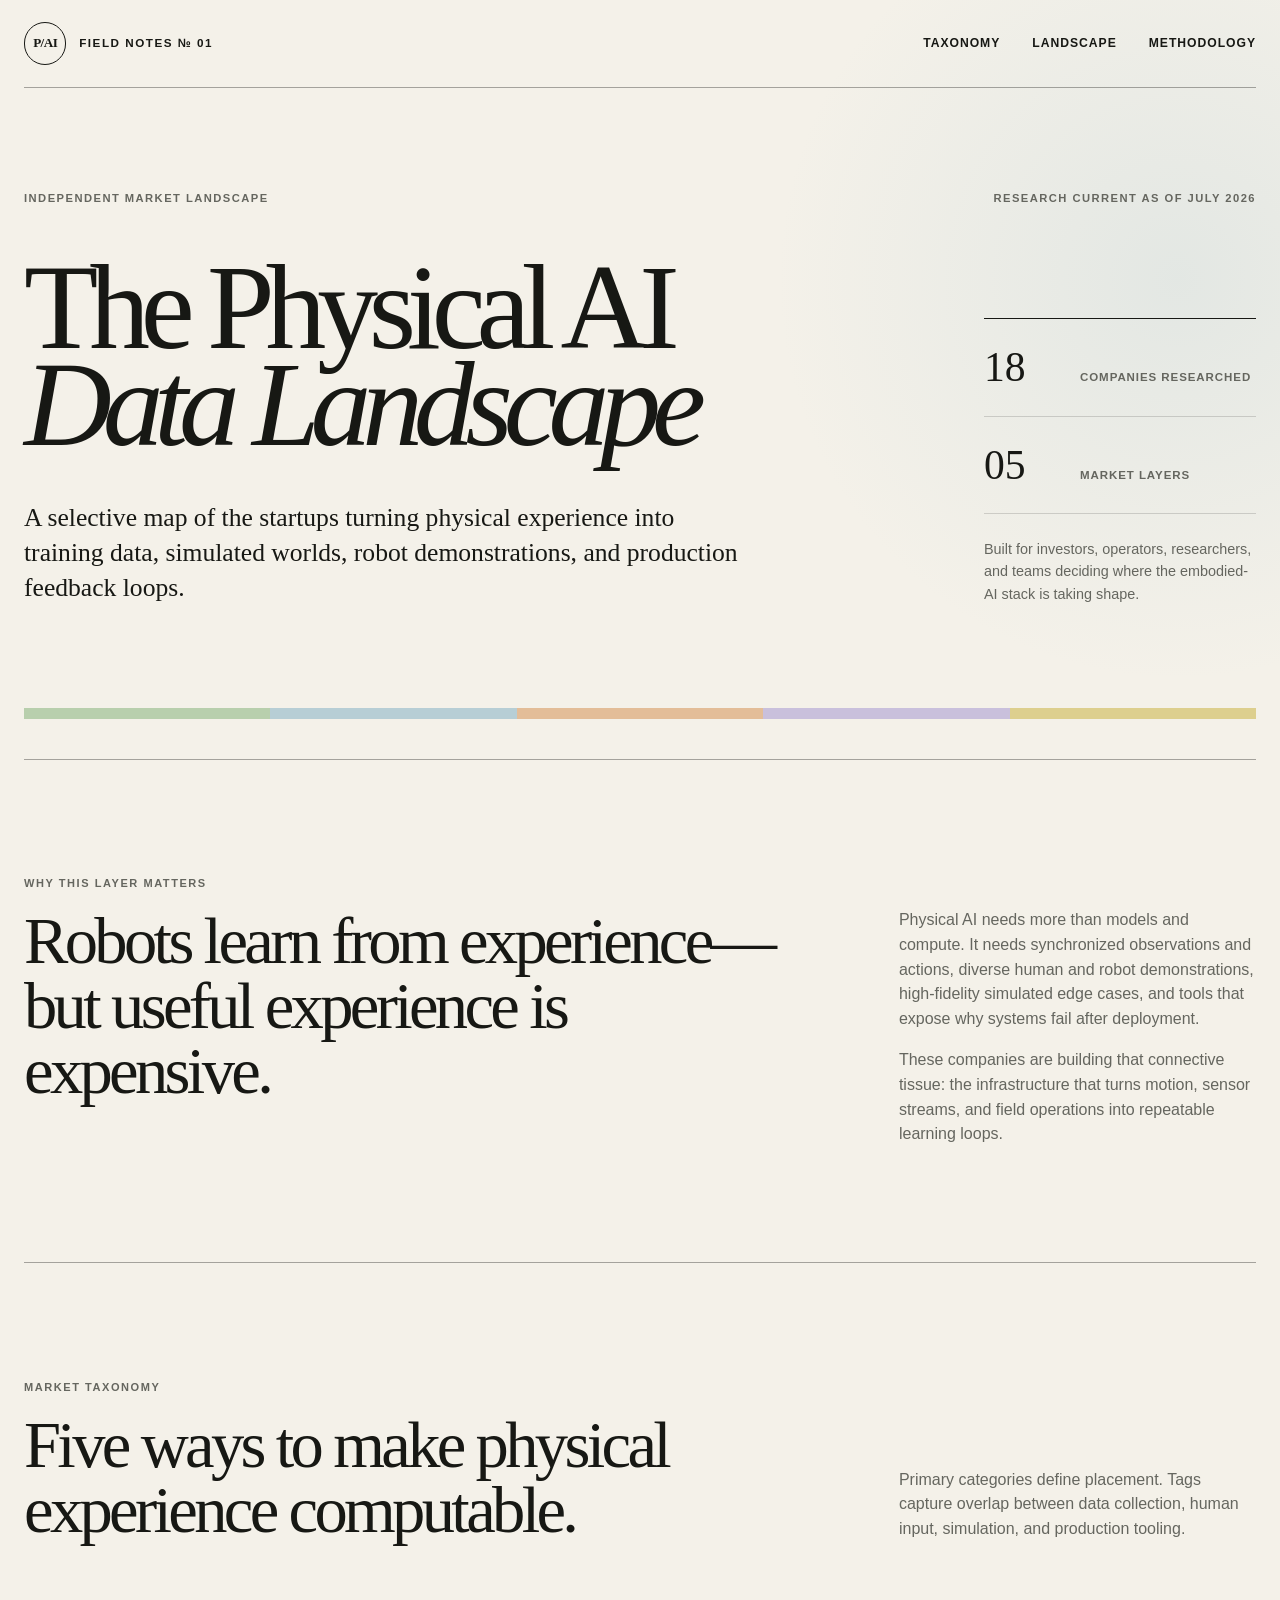
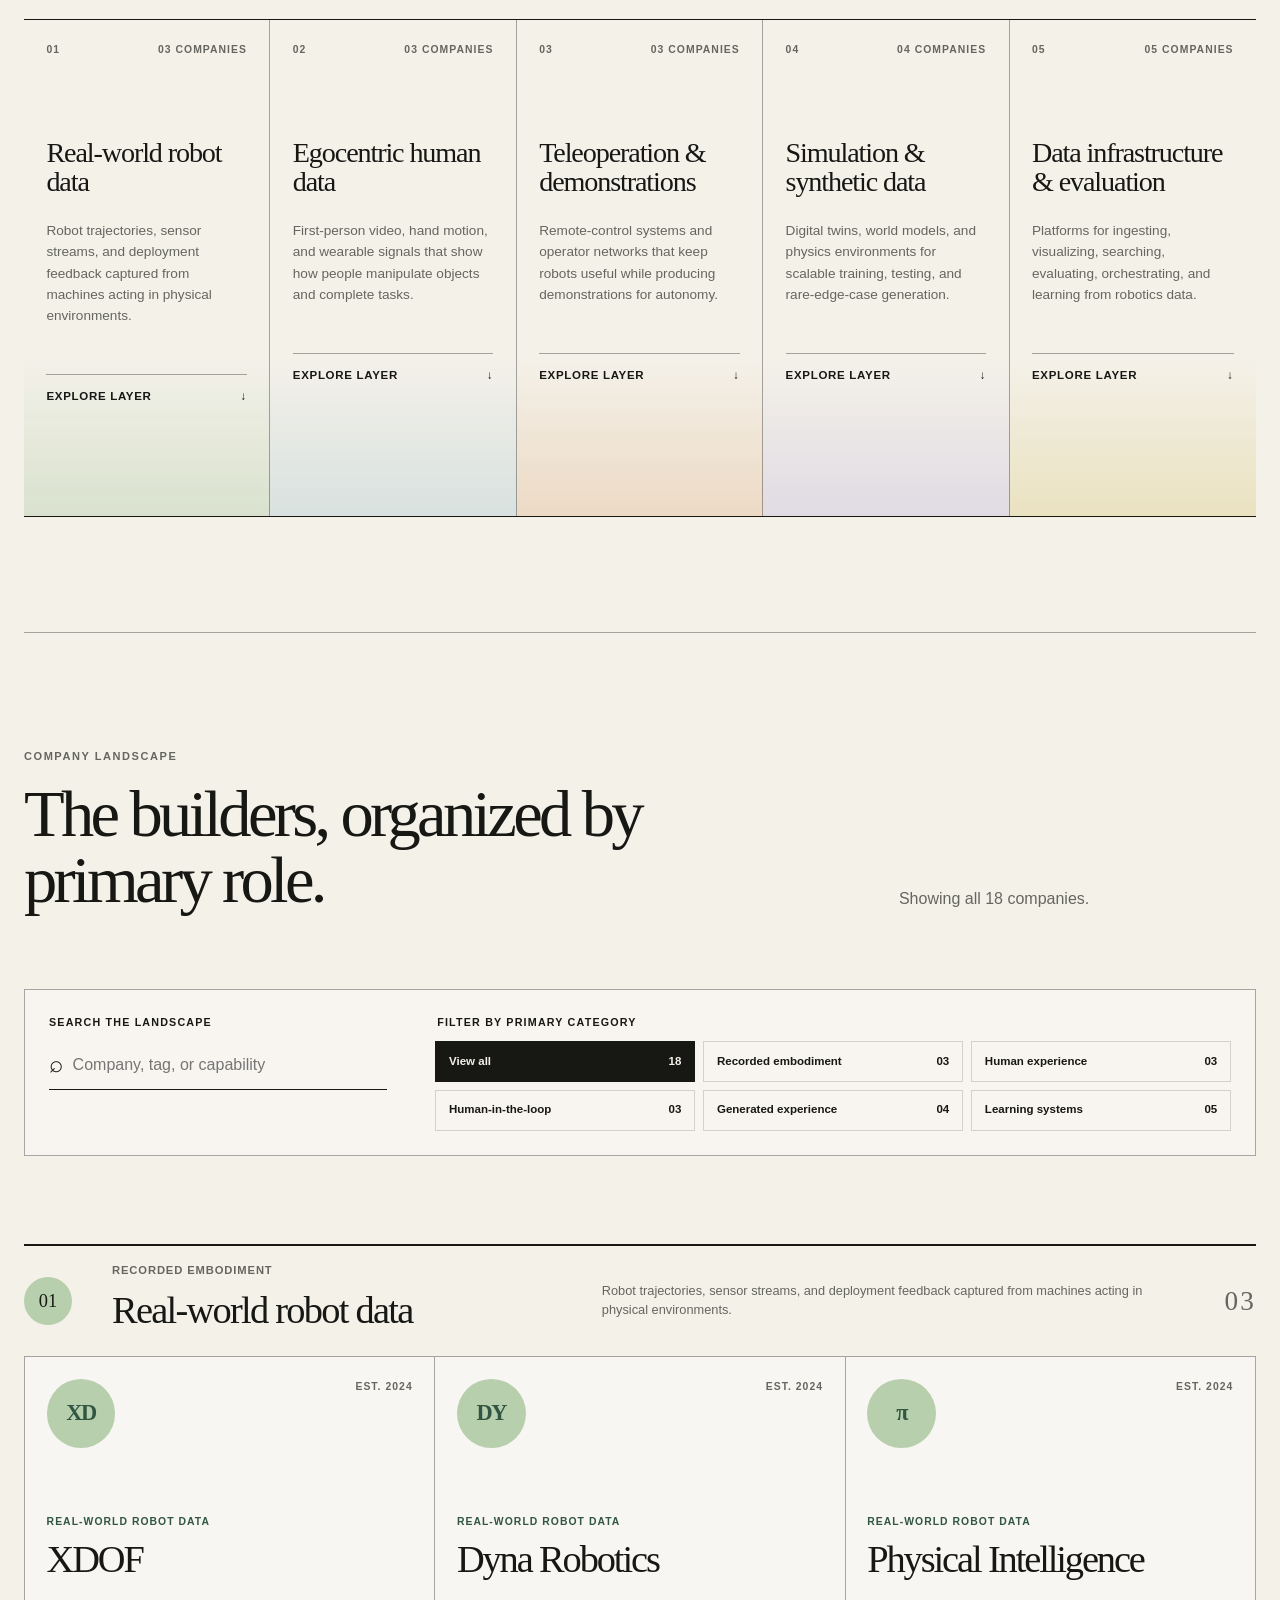
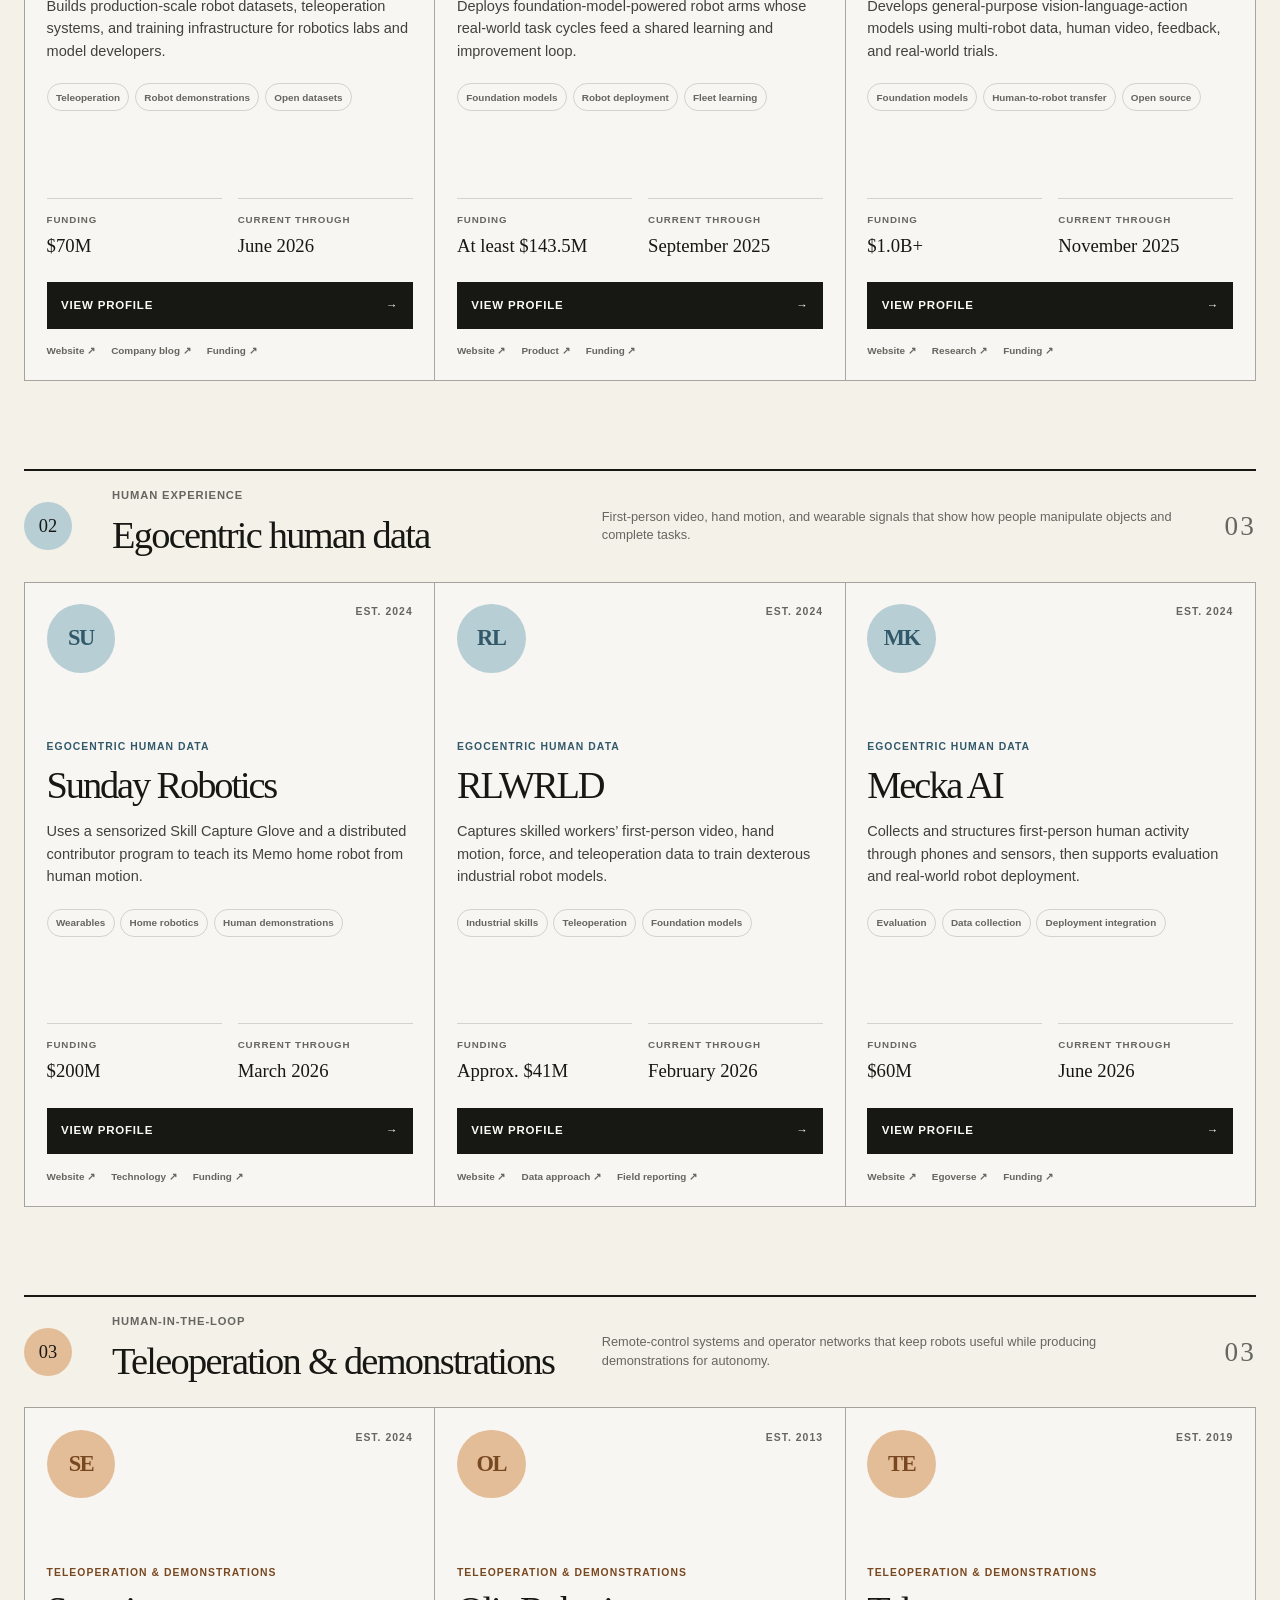
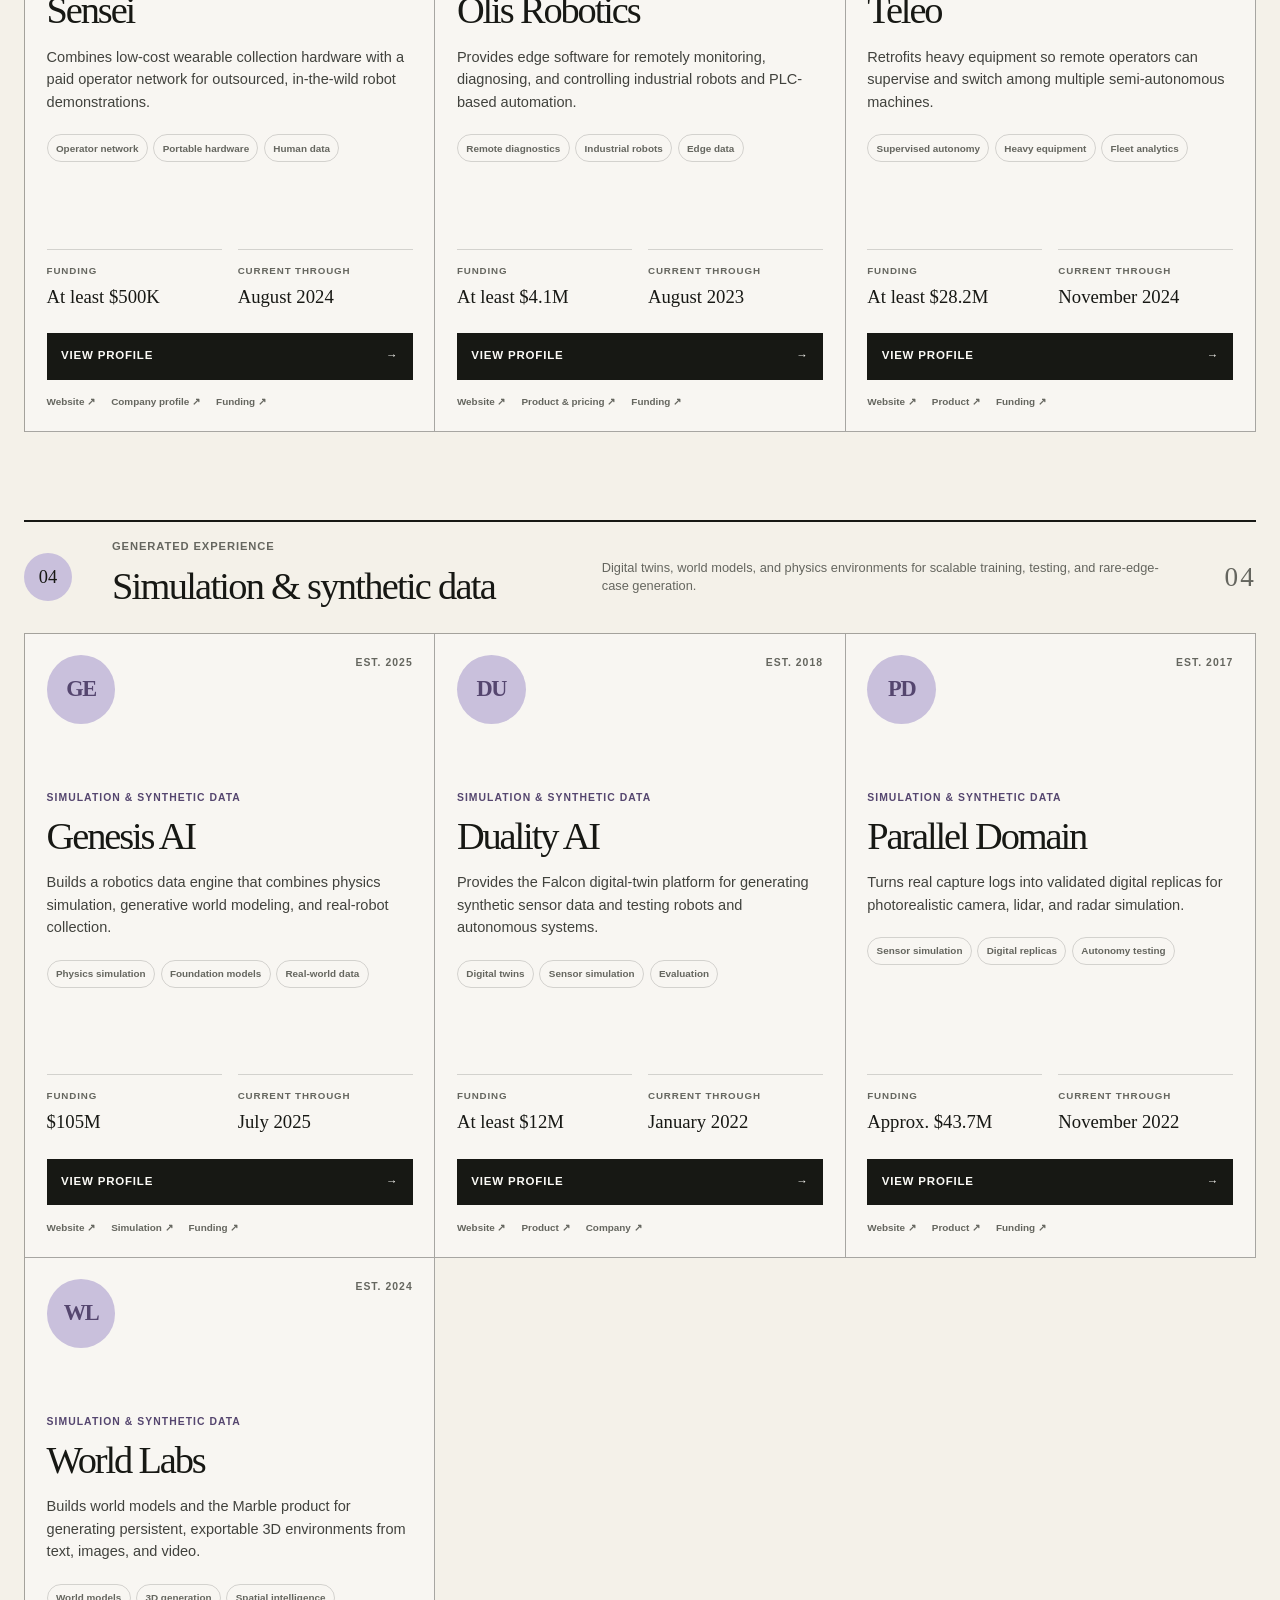
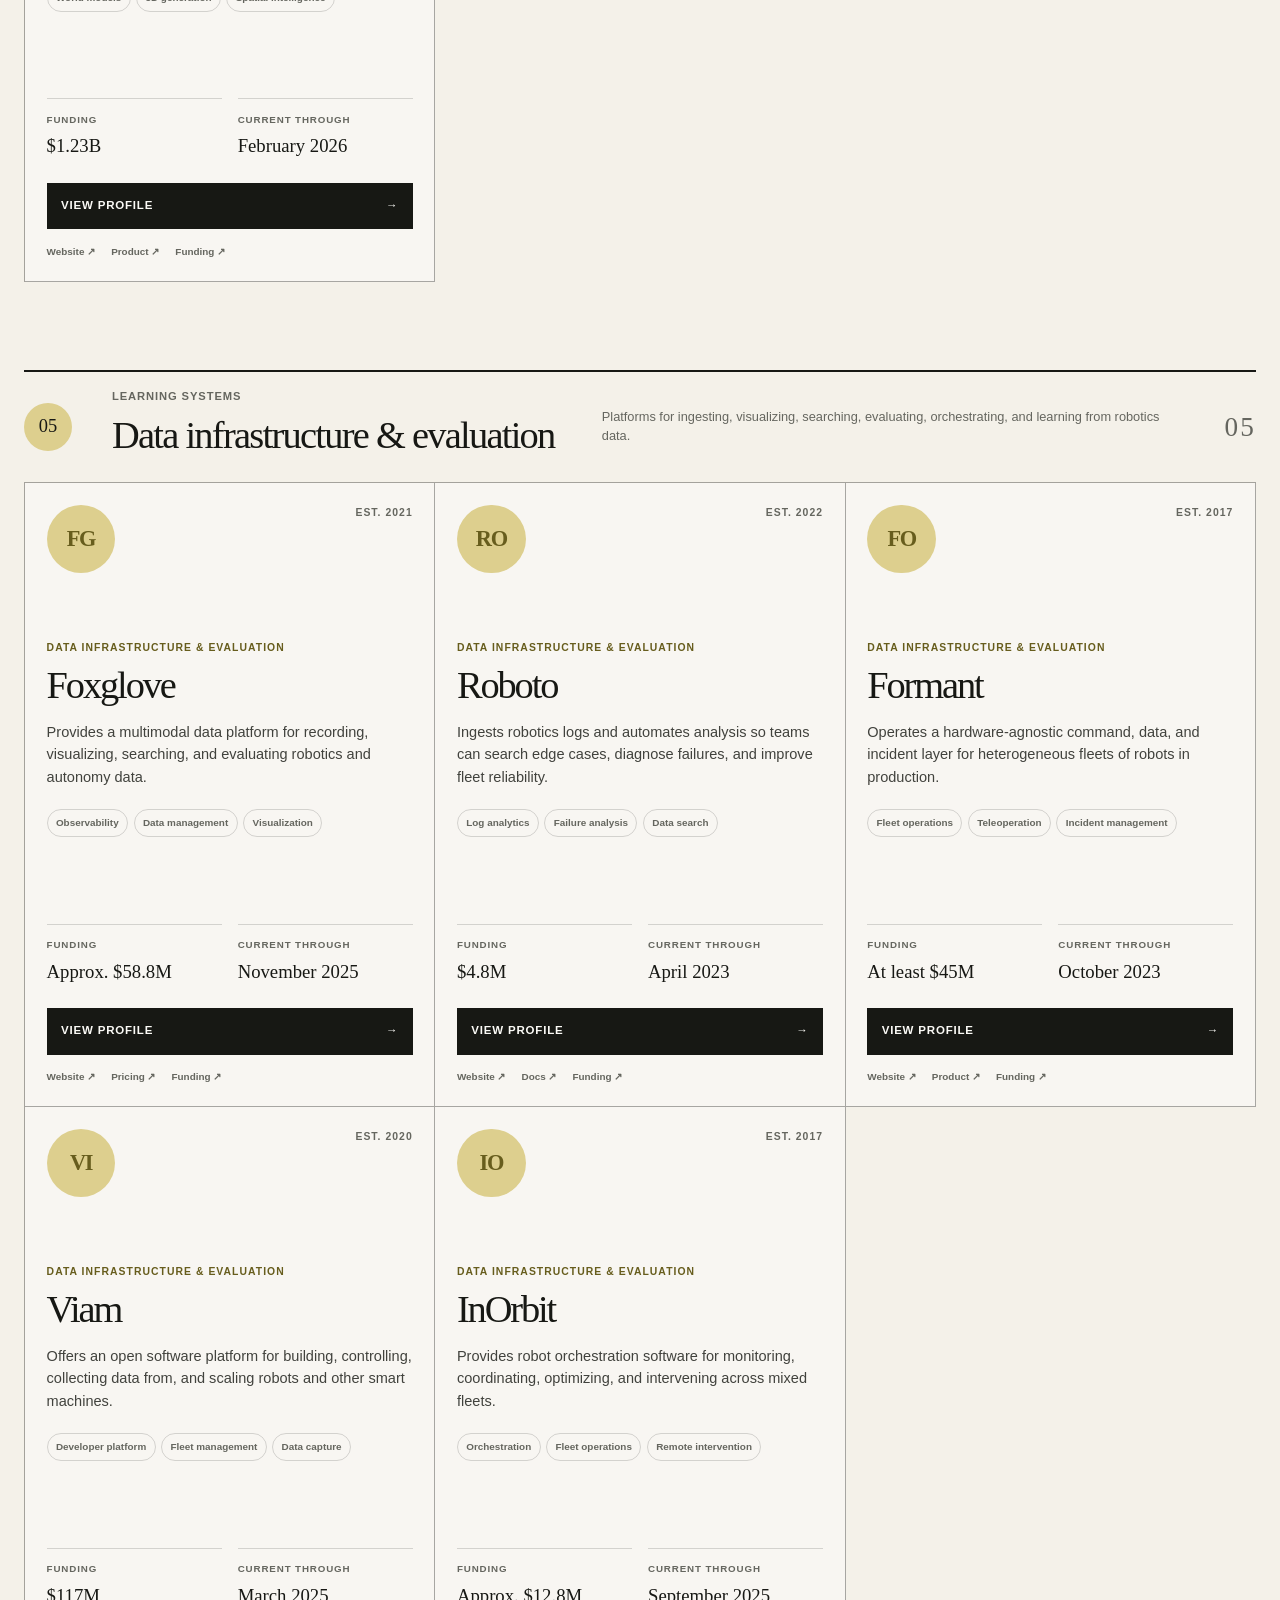
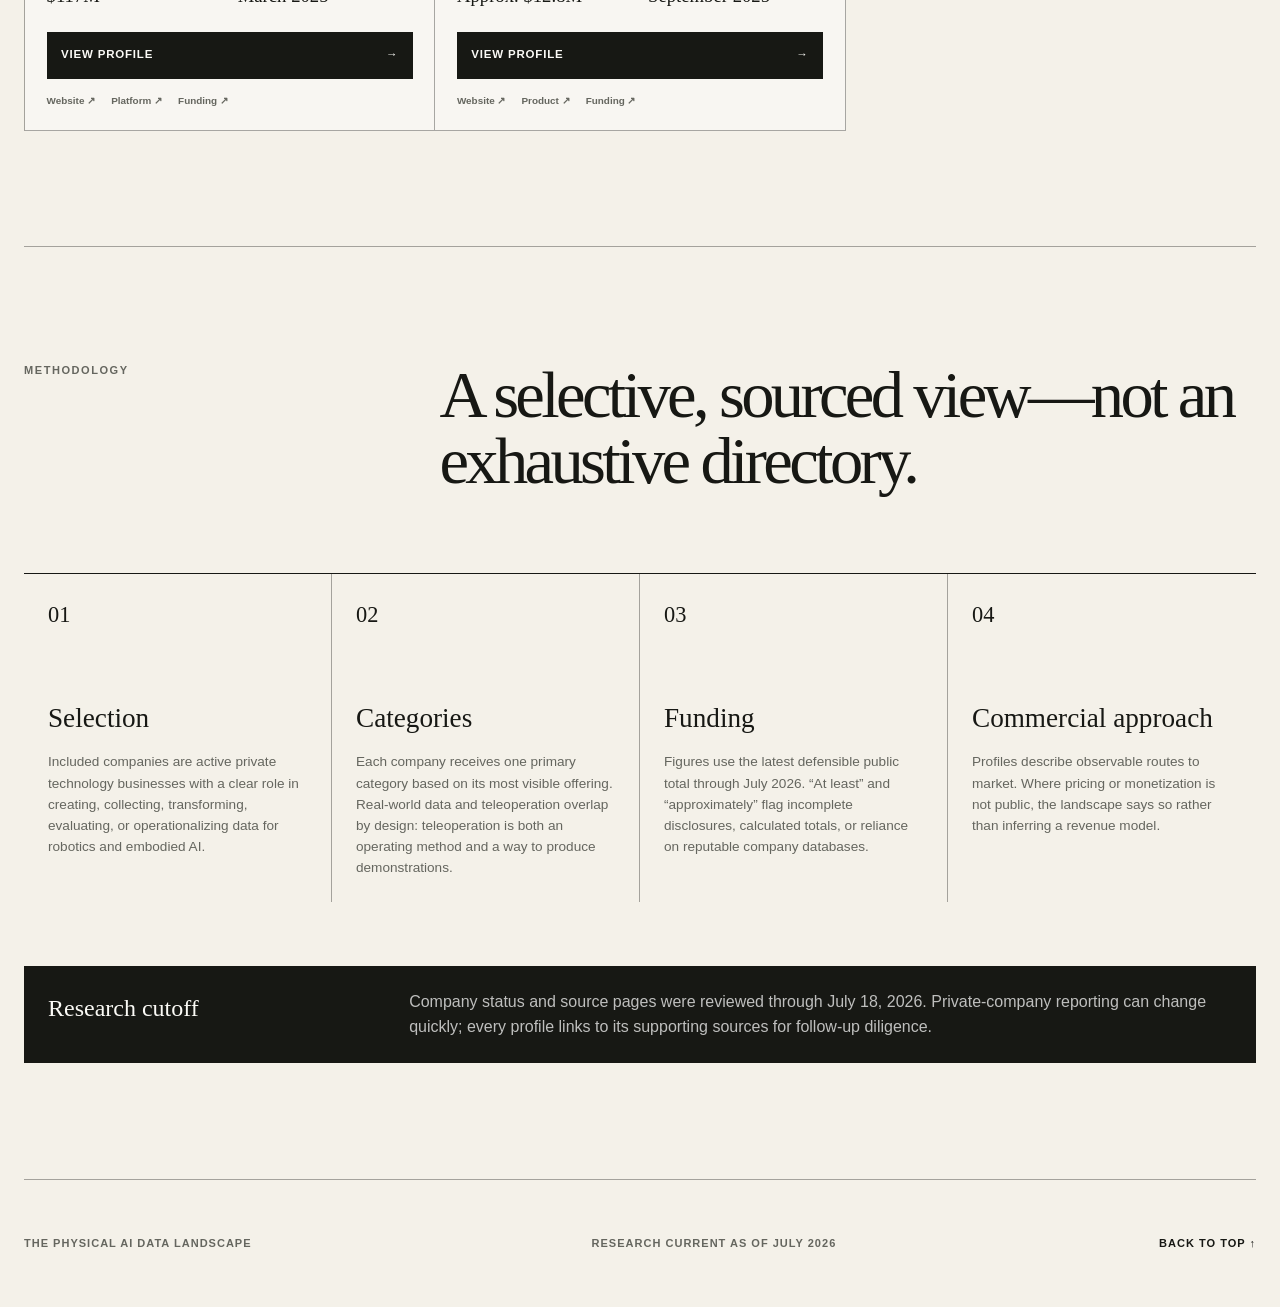
<file: index.html>
<!doctype html>
<html lang="en">
  <head>
    <meta charset="utf-8" />
    <meta name="viewport" content="width=device-width, initial-scale=1" />
    <meta
      name="description"
      content="A sourced landscape of startups building the data, simulation, teleoperation, and evaluation layers for Physical AI."
    />
    <title>The Physical AI Data Landscape</title>
    <link rel="stylesheet" href="styles.css" />
    <script src="companies.js" defer></script>
    <script src="script.js" defer></script>
  </head>
  <body>
    <a class="skip-link" href="#landscape">Skip to landscape</a>

    <header class="site-header">
      <a class="wordmark" href="index.html" aria-label="Physical AI Data Landscape home">
        <span class="wordmark-mark" aria-hidden="true">P/AI</span>
        <span>Field notes № 01</span>
      </a>
      <nav aria-label="Primary navigation">
        <a href="#taxonomy">Taxonomy</a>
        <a href="#landscape">Landscape</a>
        <a href="#methodology">Methodology</a>
      </nav>
    </header>

    <main>
      <section class="hero" aria-labelledby="page-title">
        <div class="hero-kicker">
          <span>Independent market landscape</span>
          <span>Research current as of July 2026</span>
        </div>
        <div class="hero-grid">
          <div>
            <h1 id="page-title">The Physical AI<br /><em>Data Landscape</em></h1>
            <p class="hero-deck">
              A selective map of the startups turning physical experience into
              training data, simulated worlds, robot demonstrations, and
              production feedback loops.
            </p>
          </div>
          <aside class="hero-aside" aria-label="Landscape summary">
            <div class="hero-stat">
              <strong id="company-count">18</strong>
              <span>companies researched</span>
            </div>
            <div class="hero-stat">
              <strong>05</strong>
              <span>market layers</span>
            </div>
            <p>
              Built for investors, operators, researchers, and teams deciding
              where the embodied-AI stack is taking shape.
            </p>
          </aside>
        </div>
        <div class="hero-rule" aria-hidden="true">
          <span></span><span></span><span></span><span></span><span></span>
        </div>
      </section>

      <section class="why-section" aria-labelledby="why-title">
        <p class="eyebrow">Why this layer matters</p>
        <div class="section-split">
          <h2 id="why-title">Robots learn from experience—but useful experience is expensive.</h2>
          <div>
            <p>
              Physical AI needs more than models and compute. It needs
              synchronized observations and actions, diverse human and robot
              demonstrations, high-fidelity simulated edge cases, and tools
              that expose why systems fail after deployment.
            </p>
            <p>
              These companies are building that connective tissue: the
              infrastructure that turns motion, sensor streams, and field
              operations into repeatable learning loops.
            </p>
          </div>
        </div>
      </section>

      <section class="taxonomy-section" id="taxonomy" aria-labelledby="taxonomy-title">
        <div class="section-heading">
          <div>
            <p class="eyebrow">Market taxonomy</p>
            <h2 id="taxonomy-title">Five ways to make physical experience computable.</h2>
          </div>
          <p>
            Primary categories define placement. Tags capture overlap between
            data collection, human input, simulation, and production tooling.
          </p>
        </div>
        <div class="taxonomy-grid" id="taxonomy-grid"></div>
      </section>

      <section class="landscape-section" id="landscape" aria-labelledby="landscape-title">
        <div class="section-heading landscape-heading">
          <div>
            <p class="eyebrow">Company landscape</p>
            <h2 id="landscape-title">The builders, organized by primary role.</h2>
          </div>
          <p id="results-summary" aria-live="polite">Showing all 18 companies.</p>
        </div>

        <div class="controls" aria-label="Landscape filters">
          <div class="search-field">
            <label for="company-search">Search the landscape</label>
            <div class="search-input-wrap">
              <span aria-hidden="true">⌕</span>
              <input
                id="company-search"
                type="search"
                placeholder="Company, tag, or capability"
                autocomplete="off"
              />
            </div>
          </div>
          <fieldset class="filter-fieldset">
            <legend>Filter by primary category</legend>
            <div class="filter-list" id="category-filters"></div>
          </fieldset>
        </div>

        <div id="landscape-sections"></div>
        <div class="empty-state" id="empty-state" hidden>
          <p class="eyebrow">No matches</p>
          <h3>Try a broader search or view every category.</h3>
          <button class="button button-secondary" id="clear-filters" type="button">
            Reset filters
          </button>
        </div>
      </section>

      <section class="methodology-section" id="methodology" aria-labelledby="methodology-title">
        <div class="methodology-lead">
          <p class="eyebrow">Methodology</p>
          <h2 id="methodology-title">A selective, sourced view—not an exhaustive directory.</h2>
        </div>
        <div class="methodology-grid">
          <article>
            <span>01</span>
            <h3>Selection</h3>
            <p>
              Included companies are active private technology businesses with
              a clear role in creating, collecting, transforming, evaluating,
              or operationalizing data for robotics and embodied AI.
            </p>
          </article>
          <article>
            <span>02</span>
            <h3>Categories</h3>
            <p>
              Each company receives one primary category based on its most
              visible offering. Real-world data and teleoperation overlap by
              design: teleoperation is both an operating method and a way to
              produce demonstrations.
            </p>
          </article>
          <article>
            <span>03</span>
            <h3>Funding</h3>
            <p>
              Figures use the latest defensible public total through July 2026.
              “At least” and “approximately” flag incomplete disclosures,
              calculated totals, or reliance on reputable company databases.
            </p>
          </article>
          <article>
            <span>04</span>
            <h3>Commercial approach</h3>
            <p>
              Profiles describe observable routes to market. Where pricing or
              monetization is not public, the landscape says so rather than
              inferring a revenue model.
            </p>
          </article>
        </div>
        <div class="methodology-note">
          <strong>Research cutoff</strong>
          <p>
            Company status and source pages were reviewed through July 18,
            2026. Private-company reporting can change quickly; every profile
            links to its supporting sources for follow-up diligence.
          </p>
        </div>
      </section>
    </main>

    <footer class="site-footer">
      <p>The Physical AI Data Landscape</p>
      <p>Research current as of July 2026</p>
      <a href="#page-title">Back to top ↑</a>
    </footer>
  </body>
</html>
</file>
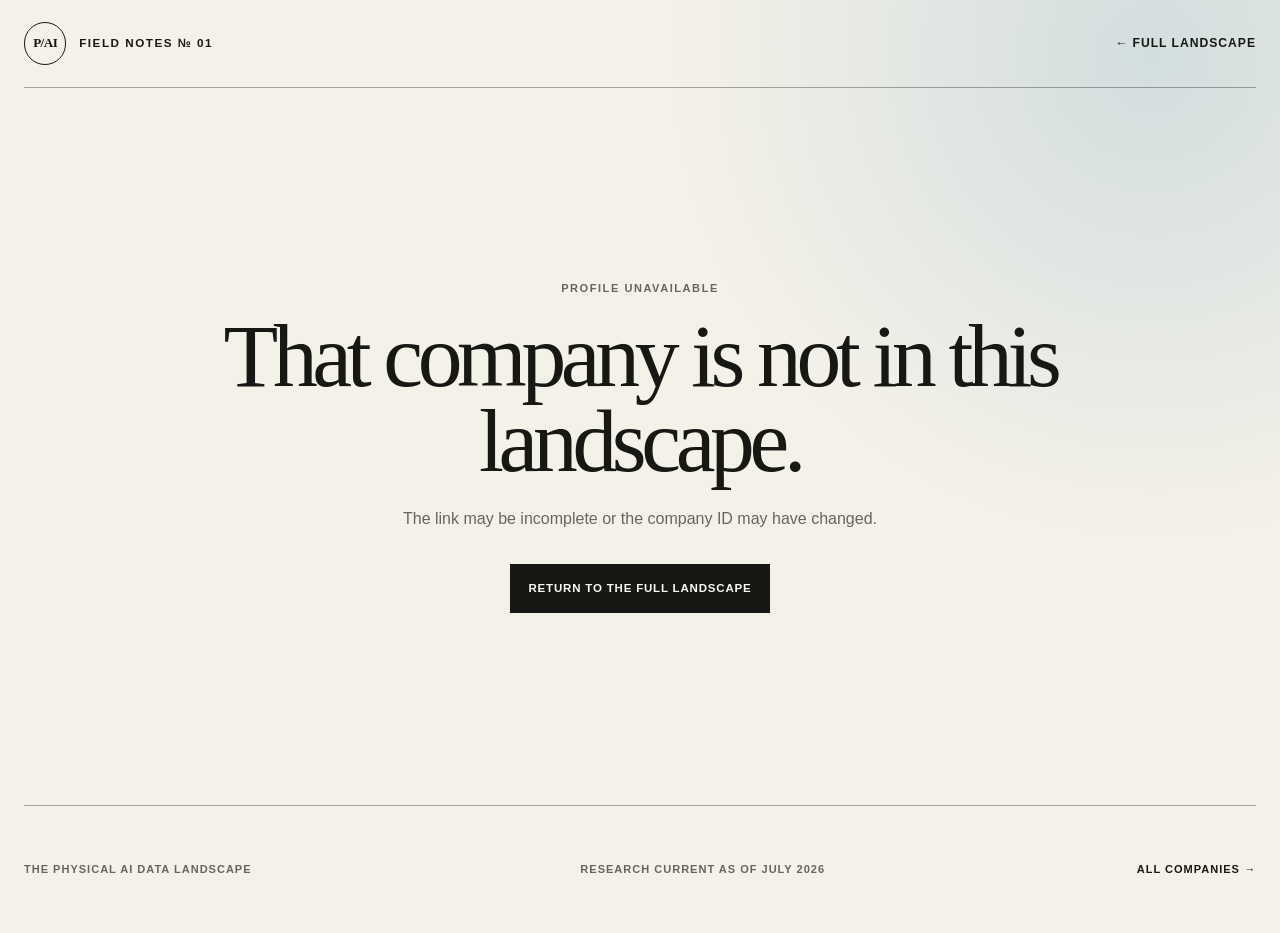
<file: company.html>
<!doctype html>
<html lang="en">
  <head>
    <meta charset="utf-8" />
    <meta name="viewport" content="width=device-width, initial-scale=1" />
    <meta
      name="description"
      content="Company profile from The Physical AI Data Landscape."
    />
    <title>Company profile — The Physical AI Data Landscape</title>
    <link rel="stylesheet" href="styles.css" />
    <script src="companies.js" defer></script>
    <script src="company-page.js" defer></script>
  </head>
  <body class="profile-body">
    <a class="skip-link" href="#profile-main">Skip to company profile</a>

    <header class="site-header profile-header">
      <a class="wordmark" href="index.html" aria-label="Back to Physical AI Data Landscape">
        <span class="wordmark-mark" aria-hidden="true">P/AI</span>
        <span>Field notes № 01</span>
      </a>
      <a class="back-link" href="index.html#landscape">← Full landscape</a>
    </header>

    <main id="profile-main">
      <div id="profile-content"></div>
    </main>

    <footer class="site-footer">
      <p>The Physical AI Data Landscape</p>
      <p>Research current as of July 2026</p>
      <a href="index.html#landscape">All companies →</a>
    </footer>
  </body>
</html>
</file>
<file: styles.css>
:root {
  --ink: #171814;
  --muted: #65665f;
  --paper: #f4f1e9;
  --paper-deep: #e9e4d8;
  --card: #fbfaf6;
  --line: rgba(23, 24, 20, 0.16);
  --line-strong: rgba(23, 24, 20, 0.36);
  --green: #b8cfad;
  --green-dark: #315643;
  --blue: #b7ced5;
  --blue-dark: #31596a;
  --orange: #e3bd98;
  --orange-dark: #784821;
  --violet: #c9c0dc;
  --violet-dark: #55466f;
  --yellow: #ddcf8e;
  --yellow-dark: #675d1d;
  --serif: "Iowan Old Style", "Palatino Linotype", "Book Antiqua", Palatino, Georgia,
    serif;
  --sans: Inter, ui-sans-serif, -apple-system, BlinkMacSystemFont, "Segoe UI",
    sans-serif;
  --max-width: 1480px;
}

* {
  box-sizing: border-box;
}

html {
  scroll-behavior: smooth;
}

body {
  margin: 0;
  color: var(--ink);
  background:
    radial-gradient(circle at 92% 3%, rgba(183, 206, 213, 0.28), transparent 25rem),
    var(--paper);
  font-family: var(--sans);
  font-size: 16px;
  line-height: 1.55;
  -webkit-font-smoothing: antialiased;
}

a {
  color: inherit;
}

button,
input {
  font: inherit;
}

button {
  color: inherit;
}

.skip-link {
  position: fixed;
  z-index: 100;
  top: 0.75rem;
  left: 0.75rem;
  padding: 0.65rem 0.9rem;
  background: var(--ink);
  color: white;
  transform: translateY(-160%);
}

.skip-link:focus {
  transform: translateY(0);
}

:focus-visible {
  outline: 3px solid #1d5f78;
  outline-offset: 3px;
}

.site-header,
.site-footer,
main > section,
.company-profile {
  width: min(calc(100% - 3rem), var(--max-width));
  margin-inline: auto;
}

.site-header {
  display: flex;
  align-items: center;
  justify-content: space-between;
  min-height: 5.5rem;
  border-bottom: 1px solid var(--line-strong);
}

.wordmark {
  display: inline-flex;
  align-items: center;
  gap: 0.8rem;
  color: var(--ink);
  font-size: 0.73rem;
  font-weight: 700;
  letter-spacing: 0.13em;
  text-decoration: none;
  text-transform: uppercase;
}

.wordmark-mark {
  display: grid;
  width: 2.65rem;
  height: 2.65rem;
  place-items: center;
  border: 1px solid var(--ink);
  border-radius: 50%;
  font-family: var(--serif);
  font-size: 0.82rem;
  letter-spacing: -0.04em;
}

.site-header nav {
  display: flex;
  gap: 2rem;
}

.site-header nav a,
.back-link {
  padding-block: 0.35rem;
  font-size: 0.76rem;
  font-weight: 700;
  letter-spacing: 0.08em;
  text-decoration: none;
  text-transform: uppercase;
}

.site-header nav a:hover,
.back-link:hover {
  text-decoration: underline;
  text-underline-offset: 0.35rem;
}

.hero {
  padding-top: clamp(4rem, 8vw, 8rem);
  padding-bottom: 2.5rem;
}

.hero-kicker,
.profile-hero-meta {
  display: flex;
  justify-content: space-between;
  margin-bottom: clamp(2rem, 4vw, 4rem);
  color: var(--muted);
  font-size: 0.7rem;
  font-weight: 700;
  letter-spacing: 0.13em;
  text-transform: uppercase;
}

.hero-grid {
  display: grid;
  grid-template-columns: minmax(0, 1fr) minmax(17rem, 0.31fr);
  gap: clamp(3rem, 8vw, 9rem);
  align-items: end;
}

.hero h1 {
  max-width: 1100px;
  margin: 0;
  font-family: var(--serif);
  font-size: clamp(4rem, 9.5vw, 9.5rem);
  font-weight: 400;
  letter-spacing: -0.075em;
  line-height: 0.8;
}

.hero h1 em {
  font-weight: 400;
}

.hero-deck {
  max-width: 720px;
  margin: 3rem 0 0;
  font-family: var(--serif);
  font-size: clamp(1.25rem, 2vw, 1.8rem);
  line-height: 1.35;
}

.hero-aside {
  border-top: 1px solid var(--ink);
}

.hero-stat {
  display: grid;
  grid-template-columns: 6rem 1fr;
  align-items: baseline;
  padding: 1rem 0;
  border-bottom: 1px solid var(--line);
}

.hero-stat strong {
  font-family: var(--serif);
  font-size: 2.6rem;
  font-weight: 400;
}

.hero-stat span {
  color: var(--muted);
  font-size: 0.72rem;
  font-weight: 700;
  letter-spacing: 0.08em;
  text-transform: uppercase;
}

.hero-aside > p {
  margin: 1.5rem 0 0;
  color: var(--muted);
  font-size: 0.9rem;
}

.hero-rule {
  display: grid;
  grid-template-columns: repeat(5, 1fr);
  height: 0.7rem;
  margin-top: clamp(4rem, 8vw, 8rem);
}

.hero-rule span:nth-child(1) {
  background: var(--green);
}

.hero-rule span:nth-child(2) {
  background: var(--blue);
}

.hero-rule span:nth-child(3) {
  background: var(--orange);
}

.hero-rule span:nth-child(4) {
  background: var(--violet);
}

.hero-rule span:nth-child(5) {
  background: var(--yellow);
}

.why-section,
.taxonomy-section,
.landscape-section,
.methodology-section {
  padding-block: clamp(5rem, 9vw, 9rem);
  border-top: 1px solid var(--line-strong);
}

.eyebrow {
  margin: 0 0 1rem;
  color: var(--muted);
  font-size: 0.69rem;
  font-weight: 800;
  letter-spacing: 0.14em;
  text-transform: uppercase;
}

.section-split,
.section-heading {
  display: grid;
  grid-template-columns: minmax(0, 1fr) minmax(18rem, 0.47fr);
  gap: clamp(3rem, 9vw, 10rem);
}

.section-split h2,
.section-heading h2,
.methodology-lead h2 {
  max-width: 900px;
  margin: 0;
  font-family: var(--serif);
  font-size: clamp(2.5rem, 5.2vw, 5.4rem);
  font-weight: 400;
  letter-spacing: -0.055em;
  line-height: 0.98;
}

.section-split > div {
  align-self: end;
  color: var(--muted);
  font-size: 1rem;
}

.section-split > div p {
  margin: 0;
}

.section-split > div p + p {
  margin-top: 1rem;
}

.section-heading {
  align-items: end;
  margin-bottom: clamp(3rem, 6vw, 6rem);
}

.section-heading > p {
  max-width: 500px;
  margin: 0;
  color: var(--muted);
}

.taxonomy-grid {
  display: grid;
  grid-template-columns: repeat(5, 1fr);
  border-top: 1px solid var(--ink);
  border-bottom: 1px solid var(--ink);
}

.taxonomy-card {
  --accent: var(--green);
  min-height: 31rem;
  padding: 1.4rem;
  border-right: 1px solid var(--line-strong);
  background: linear-gradient(to bottom, transparent 68%, color-mix(in srgb, var(--accent), transparent 55%));
}

.taxonomy-card:last-child {
  border-right: 0;
}

.taxonomy-meta {
  display: flex;
  justify-content: space-between;
  color: var(--muted);
  font-size: 0.65rem;
  font-weight: 700;
  letter-spacing: 0.1em;
  text-transform: uppercase;
}

.taxonomy-card h3 {
  max-width: 13rem;
  margin: 5rem 0 1.5rem;
  font-family: var(--serif);
  font-size: clamp(1.55rem, 2.2vw, 2.35rem);
  font-weight: 400;
  letter-spacing: -0.04em;
  line-height: 1.03;
}

.taxonomy-card > p {
  color: var(--muted);
  font-size: 0.85rem;
}

.taxonomy-filter {
  display: flex;
  width: 100%;
  justify-content: space-between;
  margin-top: 3rem;
  padding: 0.85rem 0;
  border: 0;
  border-top: 1px solid var(--line-strong);
  background: transparent;
  cursor: pointer;
  font-size: 0.72rem;
  font-weight: 800;
  letter-spacing: 0.06em;
  text-transform: uppercase;
}

.taxonomy-filter:hover {
  padding-inline: 0.4rem;
  background: var(--accent);
}

.controls {
  display: grid;
  grid-template-columns: minmax(16rem, 0.85fr) minmax(0, 2fr);
  gap: 3rem;
  margin-bottom: 4rem;
  padding: 1.5rem;
  border: 1px solid var(--line-strong);
  background: rgba(251, 250, 246, 0.55);
}

.search-field label,
.filter-fieldset legend {
  display: block;
  margin-bottom: 0.7rem;
  font-size: 0.67rem;
  font-weight: 800;
  letter-spacing: 0.11em;
  text-transform: uppercase;
}

.search-input-wrap {
  display: flex;
  align-items: center;
  gap: 0.6rem;
  border-bottom: 1px solid var(--ink);
}

.search-input-wrap span {
  font-family: var(--serif);
  font-size: 1.5rem;
}

.search-input-wrap input {
  width: 100%;
  padding: 0.7rem 0;
  border: 0;
  outline: 0;
  background: transparent;
  color: var(--ink);
}

.search-input-wrap:focus-within {
  box-shadow: 0 3px 0 #1d5f78;
}

.filter-fieldset {
  min-width: 0;
  margin: 0;
  padding: 0;
  border: 0;
}

.filter-list {
  display: grid;
  grid-template-columns: repeat(3, 1fr);
  gap: 0.5rem;
}

.filter-button {
  display: flex;
  justify-content: space-between;
  gap: 0.75rem;
  padding: 0.65rem 0.8rem;
  border: 1px solid var(--line);
  background: transparent;
  cursor: pointer;
  font-size: 0.72rem;
  font-weight: 700;
  text-align: left;
}

.filter-button:hover {
  border-color: var(--ink);
}

.filter-button.is-active {
  border-color: var(--ink);
  background: var(--ink);
  color: var(--paper);
}

.category-section {
  --accent: var(--green);
  --accent-dark: var(--green-dark);
  margin-top: 5.5rem;
}

.category-heading {
  display: grid;
  grid-template-columns: 4rem minmax(15rem, 0.8fr) minmax(16rem, 1fr) 3rem;
  gap: 1.5rem;
  align-items: center;
  padding: 1rem 0;
  border-top: 2px solid var(--ink);
  border-bottom: 1px solid var(--line-strong);
}

.category-index {
  display: grid;
  width: 3rem;
  height: 3rem;
  place-items: center;
  border-radius: 50%;
  background: var(--accent);
  font-family: var(--serif);
  font-size: 1.15rem;
}

.category-heading h3 {
  margin: 0.1rem 0 0;
  font-family: var(--serif);
  font-size: clamp(1.8rem, 3vw, 3rem);
  font-weight: 400;
  letter-spacing: -0.045em;
}

.category-heading > div > p,
.category-heading > p,
.category-heading > span {
  margin: 0;
  color: var(--muted);
  font-size: 0.7rem;
  font-weight: 700;
  letter-spacing: 0.08em;
  text-transform: uppercase;
}

.category-heading > p {
  max-width: 600px;
  font-size: 0.8rem;
  font-weight: 400;
  letter-spacing: 0;
  line-height: 1.45;
  text-transform: none;
}

.category-heading > span {
  justify-self: end;
  font-family: var(--serif);
  font-size: 1.7rem;
  font-weight: 400;
}

.company-grid {
  display: grid;
  grid-template-columns: repeat(3, 1fr);
  border-left: 1px solid var(--line-strong);
}

.company-card {
  --accent: var(--green);
  --accent-dark: var(--green-dark);
  display: flex;
  min-height: 39rem;
  flex-direction: column;
  padding: 1.35rem;
  border-right: 1px solid var(--line-strong);
  border-bottom: 1px solid var(--line-strong);
  background: rgba(251, 250, 246, 0.68);
  transition:
    background-color 180ms ease,
    transform 180ms ease;
}

.company-card:hover {
  position: relative;
  z-index: 1;
  background: var(--card);
  box-shadow: 0 15px 40px rgba(23, 24, 20, 0.08);
  transform: translateY(-3px);
}

.company-card-top {
  display: flex;
  align-items: flex-start;
  justify-content: space-between;
}

.company-initials,
.profile-mark {
  display: grid;
  width: 4.3rem;
  height: 4.3rem;
  place-items: center;
  border-radius: 50%;
  background: var(--accent);
  color: var(--accent-dark);
  font-family: var(--serif);
  font-size: 1.4rem;
  font-weight: 700;
  letter-spacing: -0.06em;
}

.company-founded,
.company-category {
  color: var(--muted);
  font-size: 0.65rem;
  font-weight: 800;
  letter-spacing: 0.1em;
  text-transform: uppercase;
}

.company-card-body {
  margin-top: 3.5rem;
}

.company-category {
  color: var(--accent-dark);
}

.company-card h4 {
  margin: 0.55rem 0 1rem;
  font-family: var(--serif);
  font-size: clamp(2rem, 3vw, 3.2rem);
  font-weight: 400;
  letter-spacing: -0.055em;
  line-height: 1;
}

.company-summary {
  max-width: 33rem;
  margin: 0;
  color: #41423d;
  font-size: 0.91rem;
}

.tag-list,
.profile-tags {
  display: flex;
  flex-wrap: wrap;
  gap: 0.35rem;
  margin-top: 1.3rem;
}

.tag-list span,
.profile-tags span {
  padding: 0.33rem 0.52rem;
  border: 1px solid var(--line);
  border-radius: 999px;
  color: var(--muted);
  font-size: 0.62rem;
  font-weight: 700;
}

.company-facts {
  display: grid;
  grid-template-columns: 1fr 1fr;
  gap: 1rem;
  margin: auto 0 0;
  padding: 2.25rem 0 1.4rem;
}

.company-facts div {
  padding-top: 0.8rem;
  border-top: 1px solid var(--line);
}

.company-facts dt {
  color: var(--muted);
  font-size: 0.61rem;
  font-weight: 800;
  letter-spacing: 0.09em;
  text-transform: uppercase;
}

.company-facts dd {
  margin: 0.25rem 0 0;
  font-family: var(--serif);
  font-size: 1.17rem;
}

.company-card-actions {
  margin-top: 0;
}

.profile-action {
  display: flex;
  align-items: center;
  justify-content: space-between;
  padding: 0.9rem;
  background: var(--ink);
  color: var(--card);
  font-size: 0.72rem;
  font-weight: 800;
  letter-spacing: 0.07em;
  text-decoration: none;
  text-transform: uppercase;
}

.profile-action:hover {
  background: var(--accent-dark);
}

.card-sources {
  display: flex;
  flex-wrap: wrap;
  gap: 1rem;
  padding-top: 0.9rem;
}

.card-sources a {
  color: var(--muted);
  font-size: 0.62rem;
  font-weight: 700;
  text-decoration: none;
}

.card-sources a:hover {
  color: var(--ink);
  text-decoration: underline;
  text-underline-offset: 0.25rem;
}

.empty-state {
  padding: 5rem 1.5rem;
  border: 1px solid var(--line-strong);
  text-align: center;
}

.empty-state h3 {
  margin: 0 auto 2rem;
  font-family: var(--serif);
  font-size: 2.2rem;
  font-weight: 400;
}

.button {
  display: inline-flex;
  align-items: center;
  justify-content: center;
  gap: 1rem;
  padding: 0.9rem 1.1rem;
  border: 1px solid var(--ink);
  background: var(--ink);
  color: var(--card);
  cursor: pointer;
  font-size: 0.72rem;
  font-weight: 800;
  letter-spacing: 0.07em;
  text-decoration: none;
  text-transform: uppercase;
}

.button:hover {
  background: transparent;
  color: var(--ink);
}

.button-secondary {
  background: transparent;
  color: var(--ink);
}

.button-secondary:hover {
  background: var(--ink);
  color: var(--card);
}

.methodology-lead {
  display: grid;
  grid-template-columns: 0.45fr 1fr;
  gap: 3rem;
  align-items: start;
}

.methodology-grid {
  display: grid;
  grid-template-columns: repeat(4, 1fr);
  margin-top: 5rem;
  border-top: 1px solid var(--ink);
}

.methodology-grid article {
  padding: 1.5rem;
  border-right: 1px solid var(--line-strong);
}

.methodology-grid article:last-child {
  border-right: 0;
}

.methodology-grid article > span {
  font-family: var(--serif);
  font-size: 1.4rem;
}

.methodology-grid h3 {
  margin: 4rem 0 0.8rem;
  font-family: var(--serif);
  font-size: 1.7rem;
  font-weight: 400;
}

.methodology-grid p {
  margin: 0;
  color: var(--muted);
  font-size: 0.85rem;
}

.methodology-note {
  display: grid;
  grid-template-columns: 0.8fr 2fr;
  gap: 2rem;
  margin-top: 4rem;
  padding: 1.5rem;
  background: var(--ink);
  color: var(--card);
}

.methodology-note strong {
  font-family: var(--serif);
  font-size: 1.5rem;
  font-weight: 400;
}

.methodology-note p {
  max-width: 800px;
  margin: 0;
  color: rgba(255, 255, 255, 0.72);
}

.site-footer {
  display: grid;
  grid-template-columns: 1fr 1fr auto;
  gap: 2rem;
  align-items: center;
  min-height: 8rem;
  border-top: 1px solid var(--line-strong);
  color: var(--muted);
  font-size: 0.69rem;
  font-weight: 700;
  letter-spacing: 0.09em;
  text-transform: uppercase;
}

.site-footer a {
  color: var(--ink);
  text-decoration: none;
}

.site-footer a:hover {
  text-decoration: underline;
  text-underline-offset: 0.3rem;
}

.category-real-world-robot-data {
  --accent: var(--green);
  --accent-dark: var(--green-dark);
}

.category-egocentric-human-data {
  --accent: var(--blue);
  --accent-dark: var(--blue-dark);
}

.category-teleoperation-demonstrations {
  --accent: var(--orange);
  --accent-dark: var(--orange-dark);
}

.category-simulation-synthetic-data {
  --accent: var(--violet);
  --accent-dark: var(--violet-dark);
}

.category-data-infrastructure-evaluation {
  --accent: var(--yellow);
  --accent-dark: var(--yellow-dark);
}

/* Company profile */
.profile-body {
  background:
    radial-gradient(circle at 90% 6%, color-mix(in srgb, var(--accent, var(--blue)), transparent 45%), transparent 30rem),
    var(--paper);
}

.profile-header {
  position: relative;
  z-index: 2;
}

.profile-hero {
  padding: clamp(4rem, 8vw, 8rem) 0 clamp(3rem, 6vw, 6rem);
}

.profile-title-grid {
  display: grid;
  grid-template-columns: minmax(0, 1fr) minmax(12rem, 0.3fr);
  gap: 4rem;
  align-items: end;
}

.profile-category {
  margin: 0 0 1.3rem;
  color: var(--accent-dark);
  font-size: 0.72rem;
  font-weight: 800;
  letter-spacing: 0.11em;
  text-transform: uppercase;
}

.profile-title-grid h1 {
  margin: 0;
  font-family: var(--serif);
  font-size: clamp(4.5rem, 10vw, 10rem);
  font-weight: 400;
  letter-spacing: -0.075em;
  line-height: 0.84;
}

.profile-summary {
  max-width: 850px;
  margin: 2rem 0;
  font-family: var(--serif);
  font-size: clamp(1.3rem, 2.2vw, 2rem);
  line-height: 1.35;
}

.profile-mark {
  width: clamp(11rem, 19vw, 18rem);
  height: clamp(11rem, 19vw, 18rem);
  justify-self: end;
  font-size: clamp(3.2rem, 7vw, 6.5rem);
  font-weight: 400;
}

.profile-fact-band {
  padding: 1.5rem;
  border-top: 2px solid var(--ink);
  border-bottom: 1px solid var(--line-strong);
  background: rgba(251, 250, 246, 0.58);
}

.profile-fact-band dl {
  display: grid;
  grid-template-columns: 0.55fr 1.2fr 0.8fr 1fr;
  gap: 2rem;
  margin: 0;
}

.profile-fact-band dl div {
  min-width: 0;
}

.profile-fact-band dt {
  margin-bottom: 0.5rem;
  color: var(--muted);
  font-size: 0.64rem;
  font-weight: 800;
  letter-spacing: 0.1em;
  text-transform: uppercase;
}

.profile-fact-band dd {
  margin: 0;
  font-family: var(--serif);
  font-size: 1.2rem;
  line-height: 1.3;
}

.profile-fact-band small {
  color: var(--muted);
  font-size: 0.7rem;
}

.profile-tags {
  margin-top: 1.5rem;
}

.profile-content-grid {
  display: grid;
  grid-template-columns: minmax(0, 1.65fr) minmax(18rem, 0.55fr);
  gap: clamp(3rem, 8vw, 8rem);
  padding-block: clamp(5rem, 9vw, 9rem);
}

.profile-section {
  display: grid;
  grid-template-columns: 4rem 1fr;
  gap: 2rem;
  padding: 0 0 4rem;
  border-bottom: 1px solid var(--line-strong);
}

.profile-section + .profile-section {
  padding-top: 4rem;
}

.profile-section-number {
  display: grid;
  width: 3rem;
  height: 3rem;
  place-items: center;
  border-radius: 50%;
  background: var(--accent);
  font-family: var(--serif);
}

.profile-section h2 {
  margin: 0 0 1.4rem;
  font-family: var(--serif);
  font-size: clamp(2.3rem, 4vw, 4rem);
  font-weight: 400;
  letter-spacing: -0.045em;
  line-height: 1;
}

.profile-section p {
  max-width: 800px;
  margin: 0;
  color: #41423d;
  font-size: 1rem;
}

.product-list {
  display: grid;
  grid-template-columns: 1fr 1fr;
  gap: 0;
  margin: 0;
  padding: 0;
  list-style: none;
}

.product-list li {
  position: relative;
  padding: 0.9rem 1rem 0.9rem 1.4rem;
  border-top: 1px solid var(--line);
  font-size: 0.88rem;
}

.product-list li::before {
  position: absolute;
  top: 1.05rem;
  left: 0;
  width: 0.5rem;
  height: 0.5rem;
  border-radius: 50%;
  background: var(--accent);
  content: "";
}

.profile-aside {
  align-self: start;
  position: sticky;
  top: 1.5rem;
}

.funding-note,
.source-panel {
  padding: 1.5rem;
  border: 1px solid var(--line-strong);
  background: rgba(251, 250, 246, 0.65);
}

.funding-note strong {
  display: block;
  margin-top: 1.5rem;
  font-family: var(--serif);
  font-size: 3rem;
  font-weight: 400;
  letter-spacing: -0.05em;
  line-height: 1;
}

.funding-note > span {
  color: var(--muted);
  font-size: 0.7rem;
}

.funding-note > p:last-child {
  margin: 2rem 0 0;
  padding-top: 1rem;
  border-top: 1px solid var(--line);
  color: var(--muted);
  font-size: 0.78rem;
}

.source-panel {
  margin-top: 1rem;
}

.profile-sources {
  margin-top: 1.4rem;
}

.profile-sources a {
  display: grid;
  grid-template-columns: 2rem 1fr auto;
  gap: 0.8rem;
  align-items: center;
  padding: 0.9rem 0;
  border-top: 1px solid var(--line);
  color: var(--ink);
  font-size: 0.72rem;
  text-decoration: none;
}

.profile-sources a:hover strong {
  text-decoration: underline;
  text-underline-offset: 0.25rem;
}

.profile-sources a span:first-child {
  color: var(--muted);
  font-family: var(--serif);
}

.aside-back-link {
  display: flex;
  justify-content: space-between;
  margin-top: 1rem;
  padding: 1rem;
  background: var(--ink);
  color: var(--card);
  font-size: 0.72rem;
  font-weight: 800;
  letter-spacing: 0.06em;
  text-decoration: none;
  text-transform: uppercase;
}

.aside-back-link:hover {
  background: var(--accent-dark);
}

.profile-error {
  width: min(calc(100% - 3rem), 850px);
  margin: 0 auto;
  padding: clamp(6rem, 15vw, 12rem) 0;
  text-align: center;
}

.profile-error h1 {
  margin: 0 0 1.5rem;
  font-family: var(--serif);
  font-size: clamp(3rem, 7vw, 6rem);
  font-weight: 400;
  letter-spacing: -0.06em;
  line-height: 0.95;
}

.profile-error > p:not(.eyebrow) {
  margin-bottom: 2rem;
  color: var(--muted);
}

@media (max-width: 1120px) {
  .taxonomy-grid {
    grid-template-columns: repeat(2, 1fr);
  }

  .taxonomy-card {
    min-height: 24rem;
    border-bottom: 1px solid var(--line-strong);
  }

  .taxonomy-card:nth-child(2n) {
    border-right: 0;
  }

  .taxonomy-card:last-child {
    grid-column: 1 / -1;
    min-height: 18rem;
  }

  .taxonomy-card h3 {
    margin-top: 3.5rem;
  }

  .company-grid {
    grid-template-columns: repeat(2, 1fr);
  }

  .methodology-grid {
    grid-template-columns: 1fr 1fr;
  }

  .methodology-grid article {
    border-bottom: 1px solid var(--line-strong);
  }

  .methodology-grid article:nth-child(2n) {
    border-right: 0;
  }
}

@media (max-width: 820px) {
  .site-header,
  .site-footer,
  main > section,
  .company-profile {
    width: min(calc(100% - 2rem), var(--max-width));
  }

  .site-header nav {
    gap: 0.8rem;
  }

  .site-header nav a:nth-child(1) {
    display: none;
  }

  .hero-grid,
  .section-split,
  .section-heading,
  .methodology-lead,
  .profile-title-grid,
  .profile-content-grid {
    grid-template-columns: 1fr;
  }

  .hero-aside {
    margin-top: 1rem;
  }

  .hero h1 {
    font-size: clamp(3.7rem, 15vw, 7rem);
  }

  .section-heading {
    align-items: start;
  }

  .controls {
    grid-template-columns: 1fr;
    gap: 2rem;
  }

  .filter-list {
    grid-template-columns: 1fr 1fr;
  }

  .category-heading {
    grid-template-columns: 3.5rem 1fr auto;
  }

  .category-heading > p {
    grid-column: 2 / -1;
  }

  .company-grid {
    grid-template-columns: 1fr;
  }

  .company-card {
    min-height: 35rem;
  }

  .profile-mark {
    grid-row: 1;
    justify-self: start;
    width: 8rem;
    height: 8rem;
    font-size: 3rem;
  }

  .profile-fact-band dl {
    grid-template-columns: 1fr 1fr;
  }

  .profile-aside {
    position: static;
  }

  .site-footer {
    grid-template-columns: 1fr auto;
  }

  .site-footer p:nth-child(2) {
    display: none;
  }
}

@media (max-width: 560px) {
  .site-header {
    min-height: 4.7rem;
  }

  .wordmark > span:last-child {
    display: none;
  }

  .site-header nav a:nth-child(2) {
    display: none;
  }

  .hero-kicker,
  .profile-hero-meta {
    align-items: flex-start;
    flex-direction: column;
    gap: 0.45rem;
  }

  .hero h1 {
    font-size: clamp(3.25rem, 16.5vw, 5.4rem);
    line-height: 0.84;
  }

  .hero-deck {
    margin-top: 2rem;
  }

  .taxonomy-grid {
    grid-template-columns: 1fr;
  }

  .taxonomy-card,
  .taxonomy-card:nth-child(2n) {
    min-height: 21rem;
    border-right: 0;
  }

  .taxonomy-card:last-child {
    grid-column: auto;
    min-height: 21rem;
  }

  .filter-list {
    grid-template-columns: 1fr;
  }

  .controls {
    padding: 1rem;
  }

  .category-heading {
    grid-template-columns: 3rem 1fr auto;
    gap: 0.75rem;
  }

  .category-index {
    width: 2.5rem;
    height: 2.5rem;
  }

  .category-heading > p {
    grid-column: 1 / -1;
  }

  .company-card {
    min-height: 37rem;
    padding: 1.1rem;
  }

  .methodology-grid {
    grid-template-columns: 1fr;
  }

  .methodology-grid article {
    border-right: 0;
  }

  .methodology-grid h3 {
    margin-top: 2rem;
  }

  .methodology-note {
    grid-template-columns: 1fr;
  }

  .profile-title-grid h1 {
    font-size: clamp(3.6rem, 18vw, 6rem);
  }

  .profile-fact-band dl {
    grid-template-columns: 1fr;
  }

  .profile-section {
    grid-template-columns: 1fr;
    gap: 1rem;
  }

  .product-list {
    grid-template-columns: 1fr;
  }
}

@media (prefers-reduced-motion: reduce) {
  html {
    scroll-behavior: auto;
  }

  *,
  *::before,
  *::after {
    scroll-behavior: auto !important;
    transition-duration: 0.01ms !important;
  }
}
</file>
